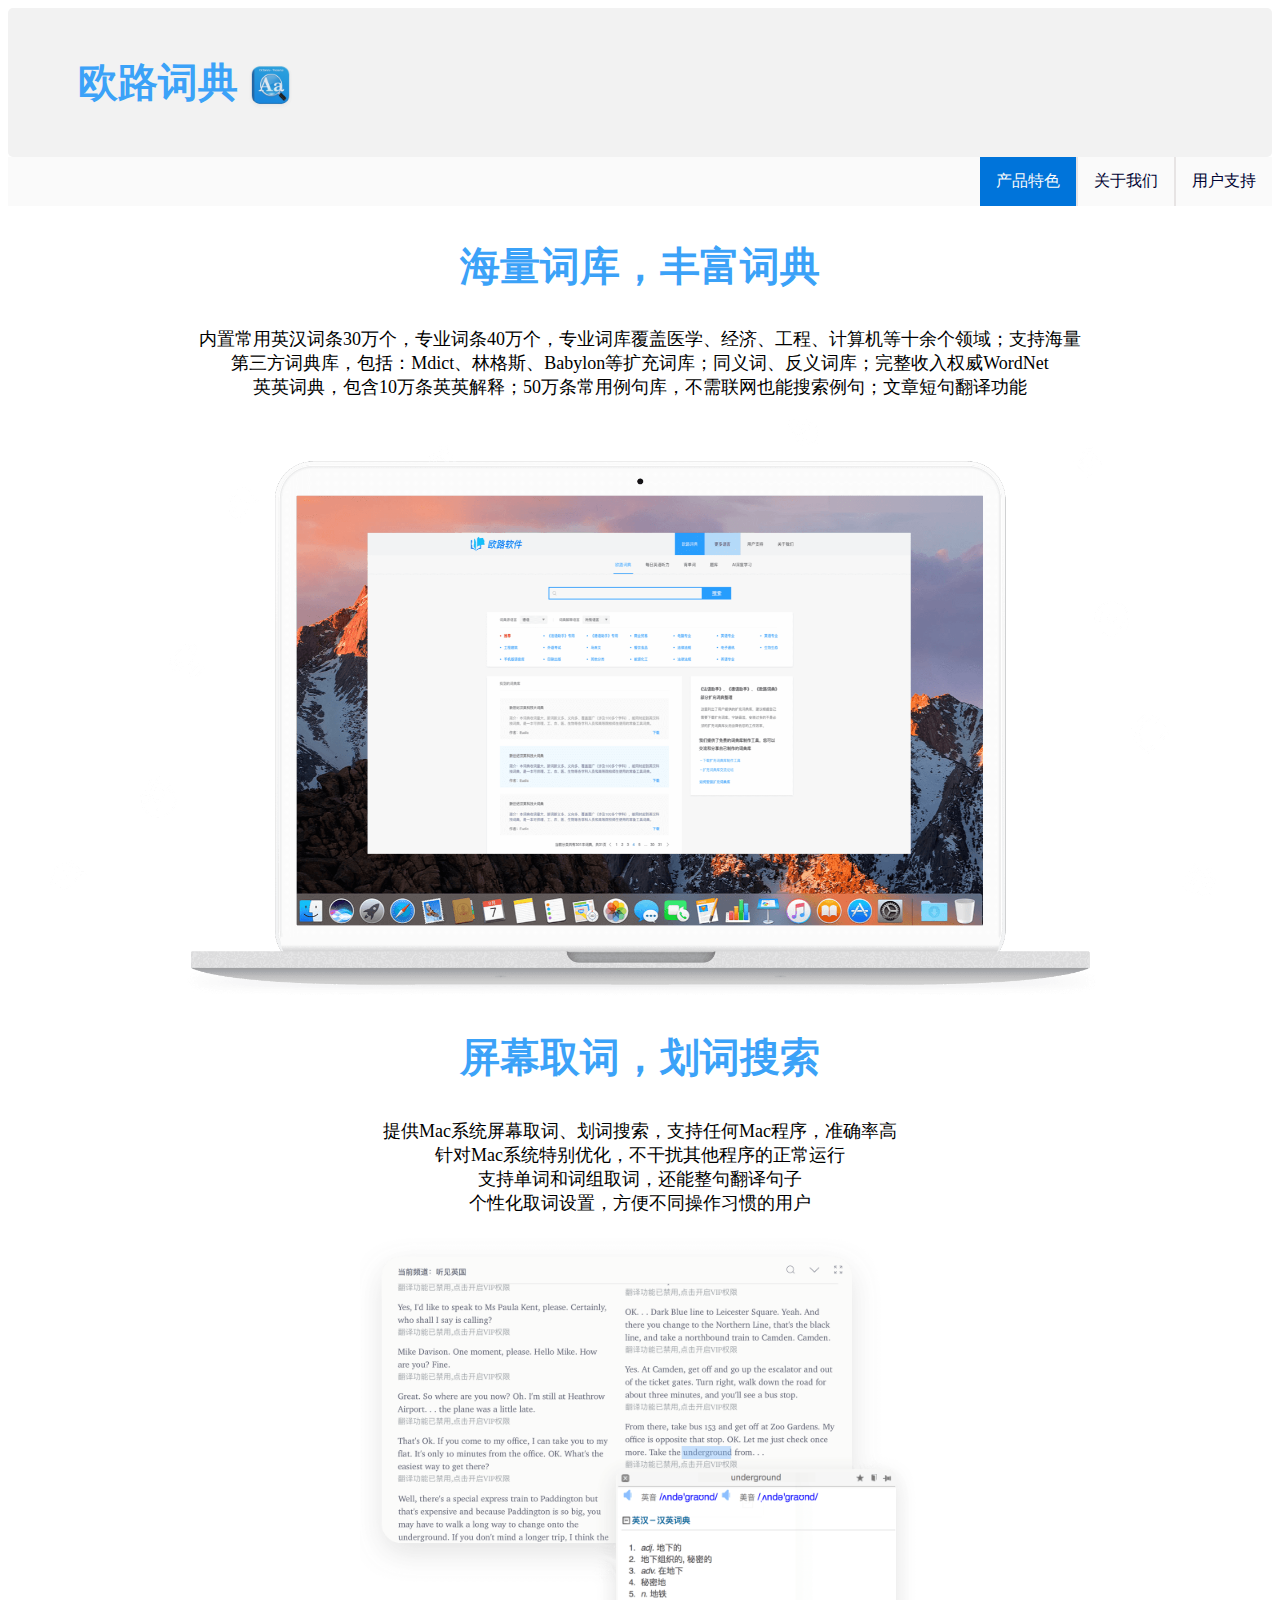
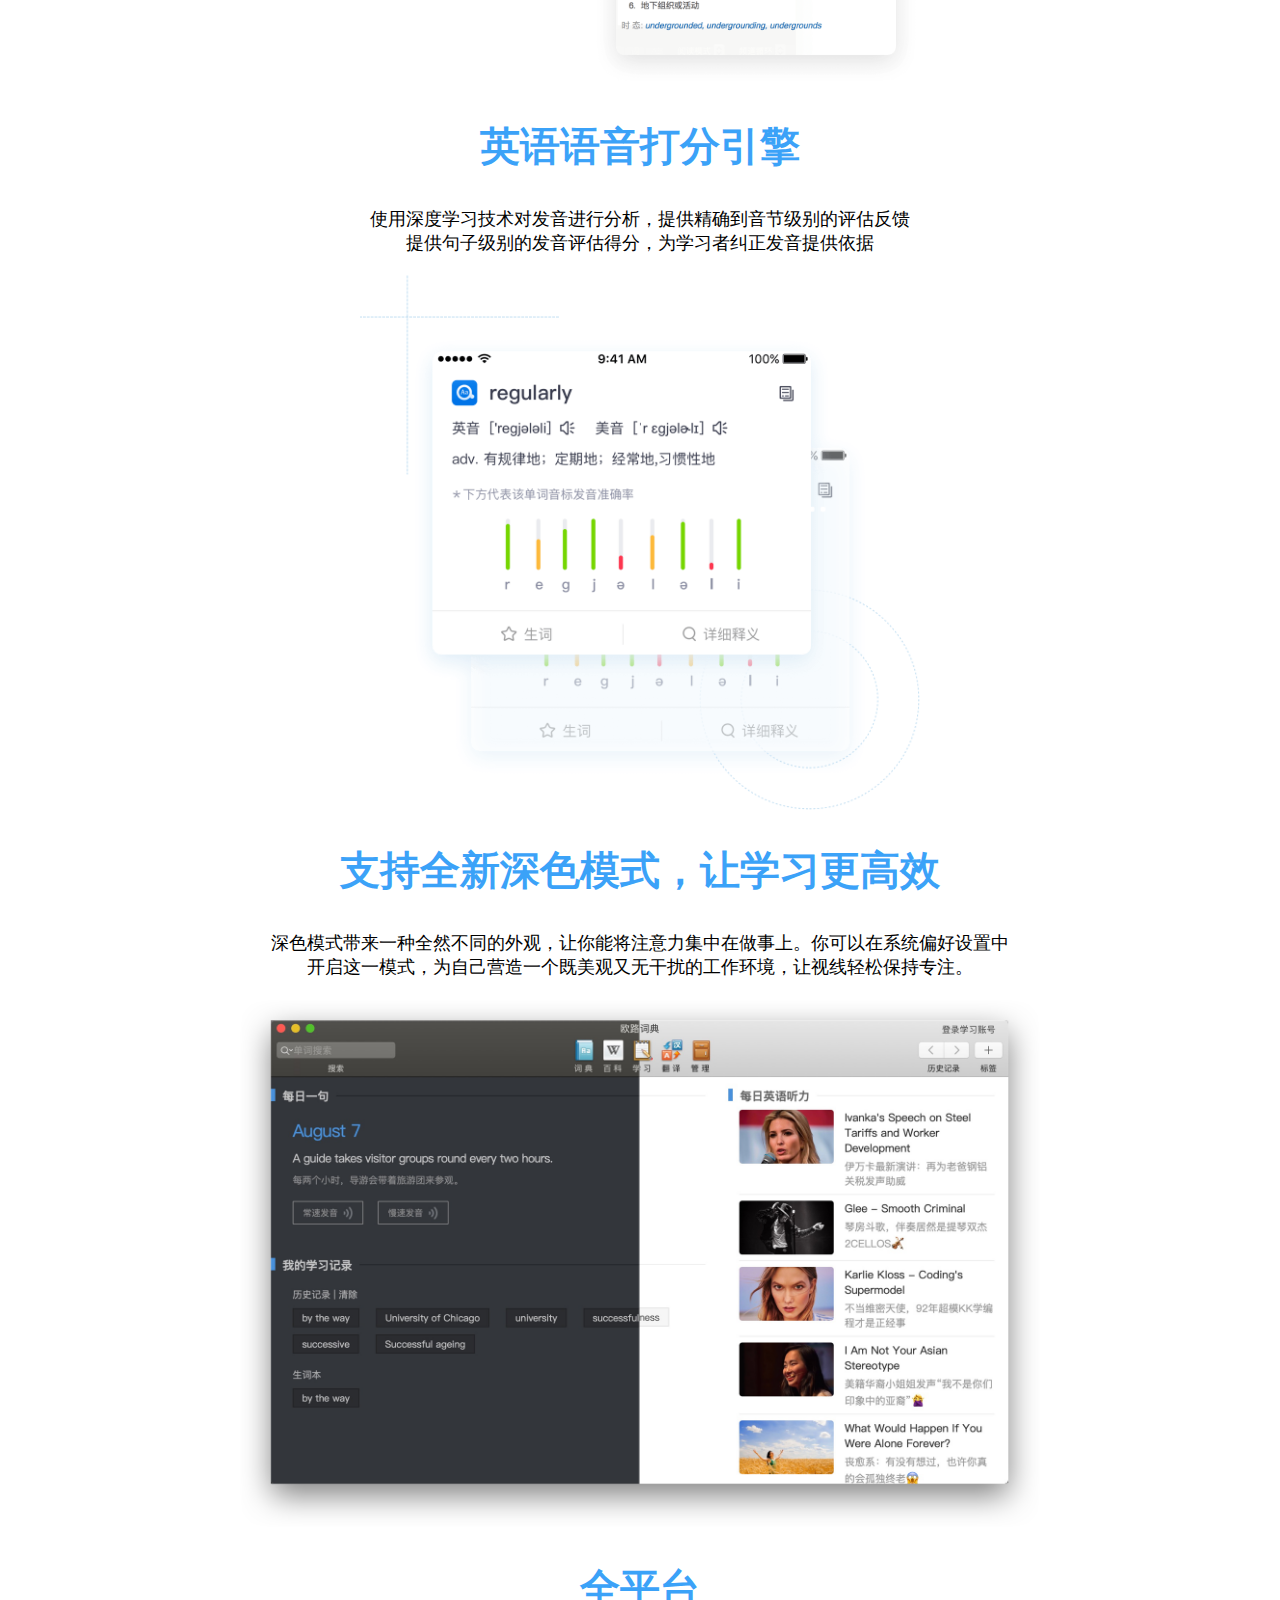
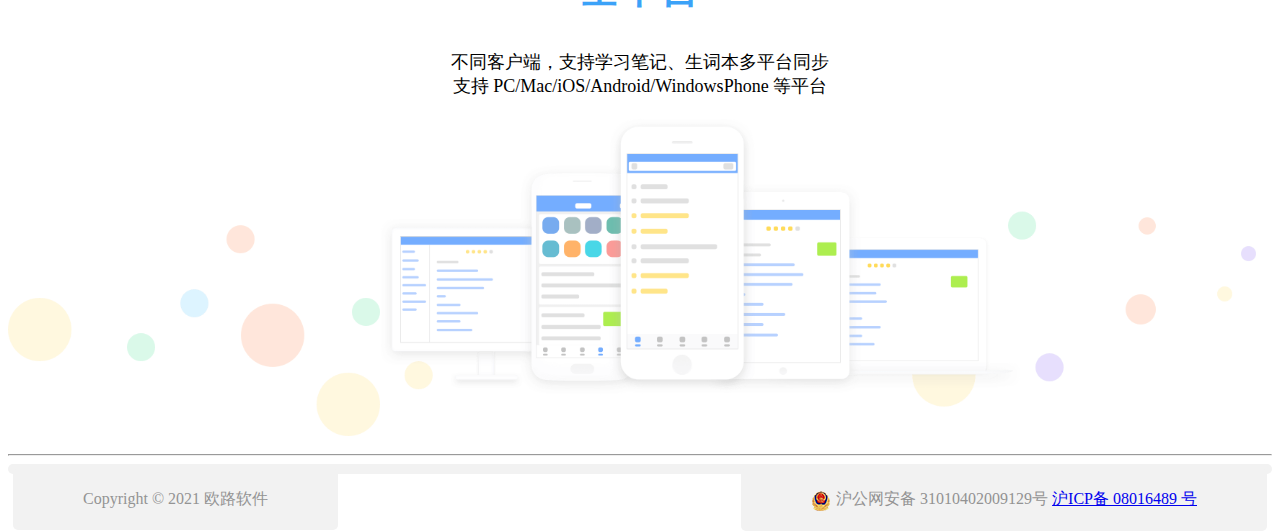
<file: index.html>
<html>
<head>
    <meta charset="utf-8" />  <meta name="viewport" content="width=device-width, initial-scale=1">
    <link rel="stylesheet" href="style.css">
    <meta name="viewport" content="width=device-width, initial-scale=1">
   
</head>
<body>
   
    <nav class="header " style="position: static; z-index: 10000; width: 100%; top: -60px;">
    <div id="header">
        <h1>欧路词典
        <img src="images/en_dic.png" width="45" height="45" />
        </h1>
        </div>
    </nav>    
        
       
<ul>
   
    <li><a href="用户支持.html">用户支持</a></li>
    <li><a href="关于我们.html">关于我们</a></li>
    <li><a class="active" href="index.html">产品特色</a></li>
  </ul>
  
         
    
    
        <h2>海量词库，丰富词典</h2>
        
        <p>
            内置常用英汉词条30万个，专业词条40万个，专业词库覆盖医学、经济、工程、计算机等十余个领域；支持海量<br>
            第三方词典库，包括：Mdict、林格斯、Babylon等扩充词库；同义词、反义词库；完整收入权威WordNet<br>
            英英词典，包含10万条英英解释；50万条常用例句库，不需联网也能搜索例句；文章短句翻译功能
        </p>
        
    <p style="text-align: center;">
        <img src="images/en_image4.png" width="1180" height="578.172" />
    </p>

   
            <h2>屏幕取词，划词搜索</h2>
            
            <p>
                提供Mac系统屏幕取词、划词搜索，支持任何Mac程序，准确率高<br>
针对Mac系统特别优化，不干扰其他程序的正常运行<br>
支持单词和词组取词，还能整句翻译句子<br>
个性化取词设置，方便不同操作习惯的用户
            </p>
            <p style="text-align: center;">
            <img src="images/en_image3.png" width="560" height="451.203" />
        </p>

        <h2>英语语音打分引擎</h2>
            
        <p>
            使用深度学习技术对发音进行分析，提供精确到音节级别的评估反馈<br>

提供句子级别的发音评估得分，为学习者纠正发音提供依据
        </p>
        <p style="text-align: center;">
        <img src="images/en_image5.png" width="560" height="534.891" />
    </p>

    <h2>支持全新深色模式，让学习更高效</h2>
            
        <p>
            深色模式带来一种全然不同的外观，让你能将注意力集中在做事上。你可以在系统偏好设置中<br>
开启这一模式，为自己营造一个既美观又无干扰的工作环境，让视线轻松保持专注。

        </p>
        <p style="text-align: center;">
        <img src="images/en_ting_night_img.png" width="802.391" height="528.828" />
    </p>

    <h2>全平台</h2>
            
        <p>
            不同客户端，支持学习笔记、生词本多平台同步<br>
支持 PC/Mac/iOS/Android/WindowsPhone 等平台

        </p>
        <p style="text-align:left;">
        <img src="images/index_section7.png" width="1349" height="318.688" />
    </p>


<hr>

    <div id="footer">
        <div class="lft">Copyright © 2021 欧路软件</div>
        <div class="rgt"><a target="_blank" href="http://www.beian.gov.cn/portal/registerSystemInfo?recordcode=31010402009129" style="display:inline-block;text-decoration:none;"><img src="images/beian.png" /><span style="margin: 0px 0px 0px 5px; color:#939393;">沪公网安备 31010402009129号</span></a>
          <a href="http://beian.miit.gov.cn"> 沪ICP备 08016489 号</a>
        </div>
    
        
    


  

</body>
</html>
</file>
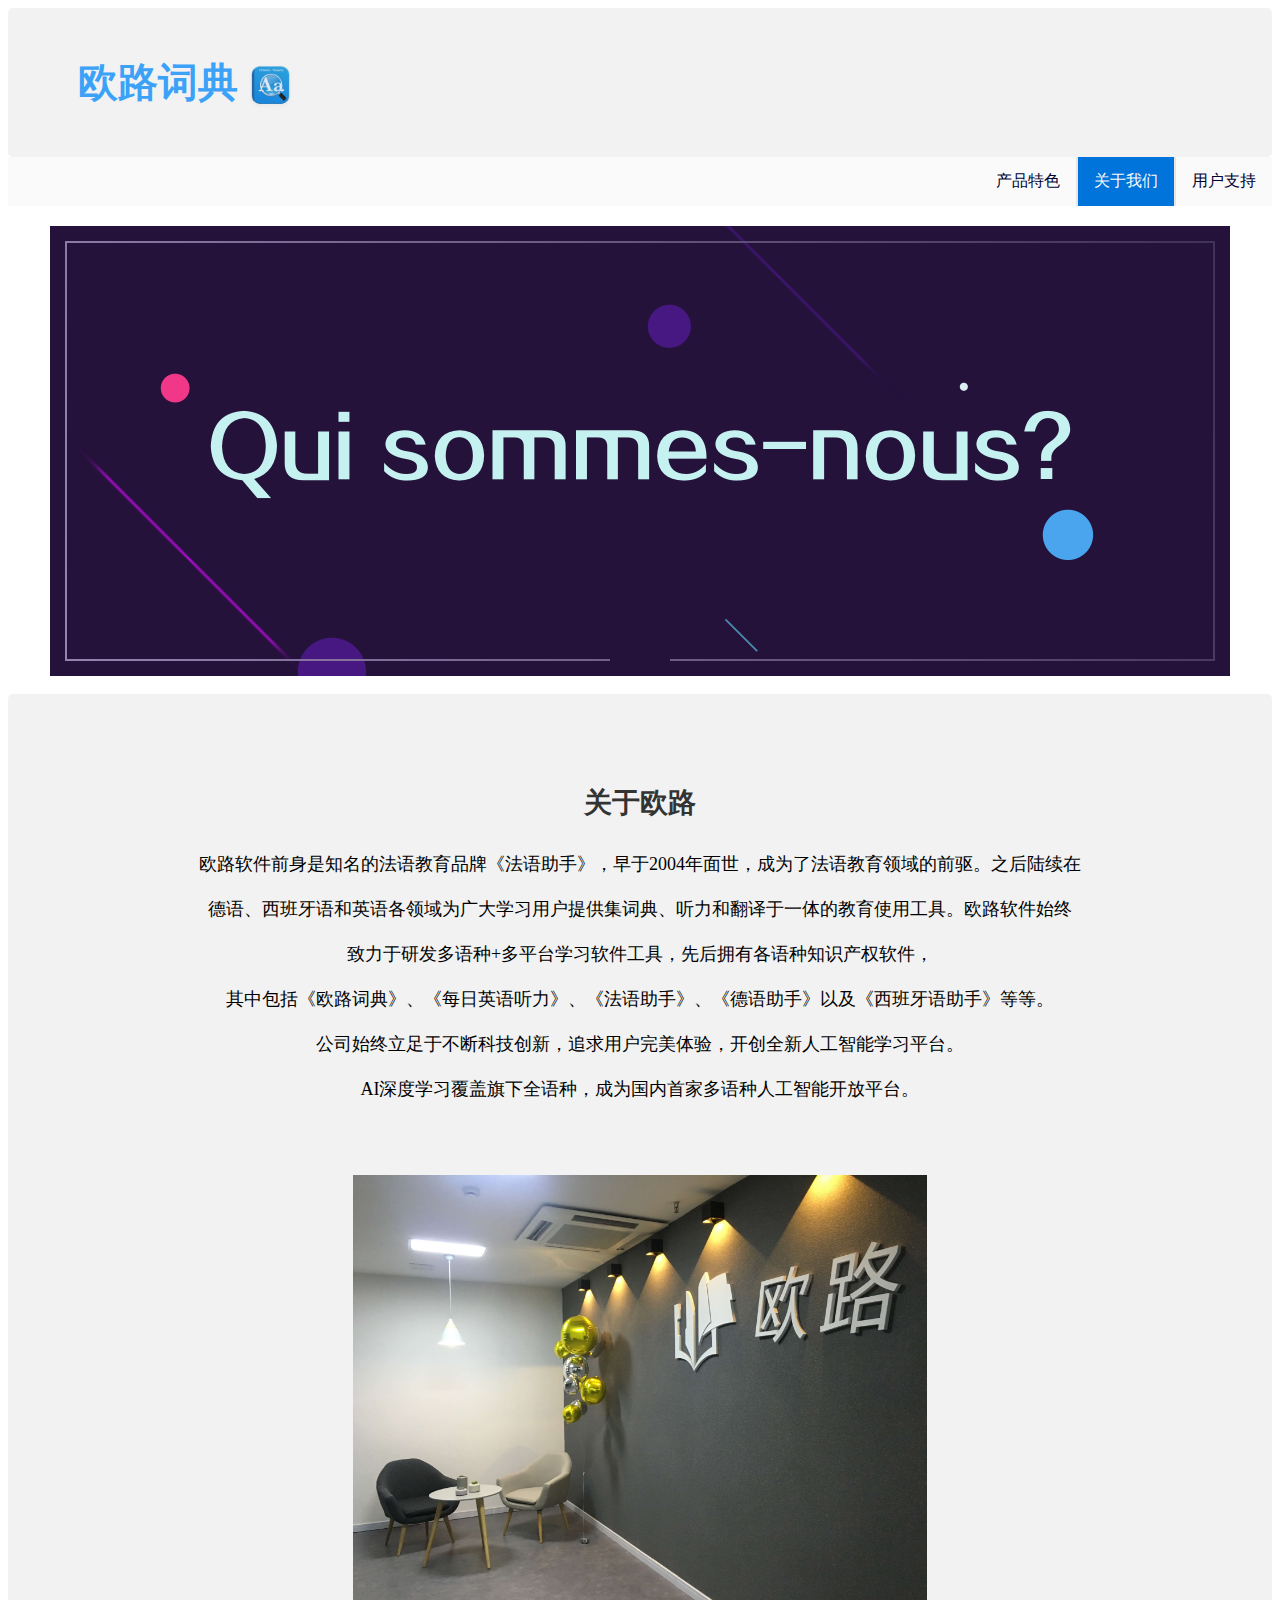
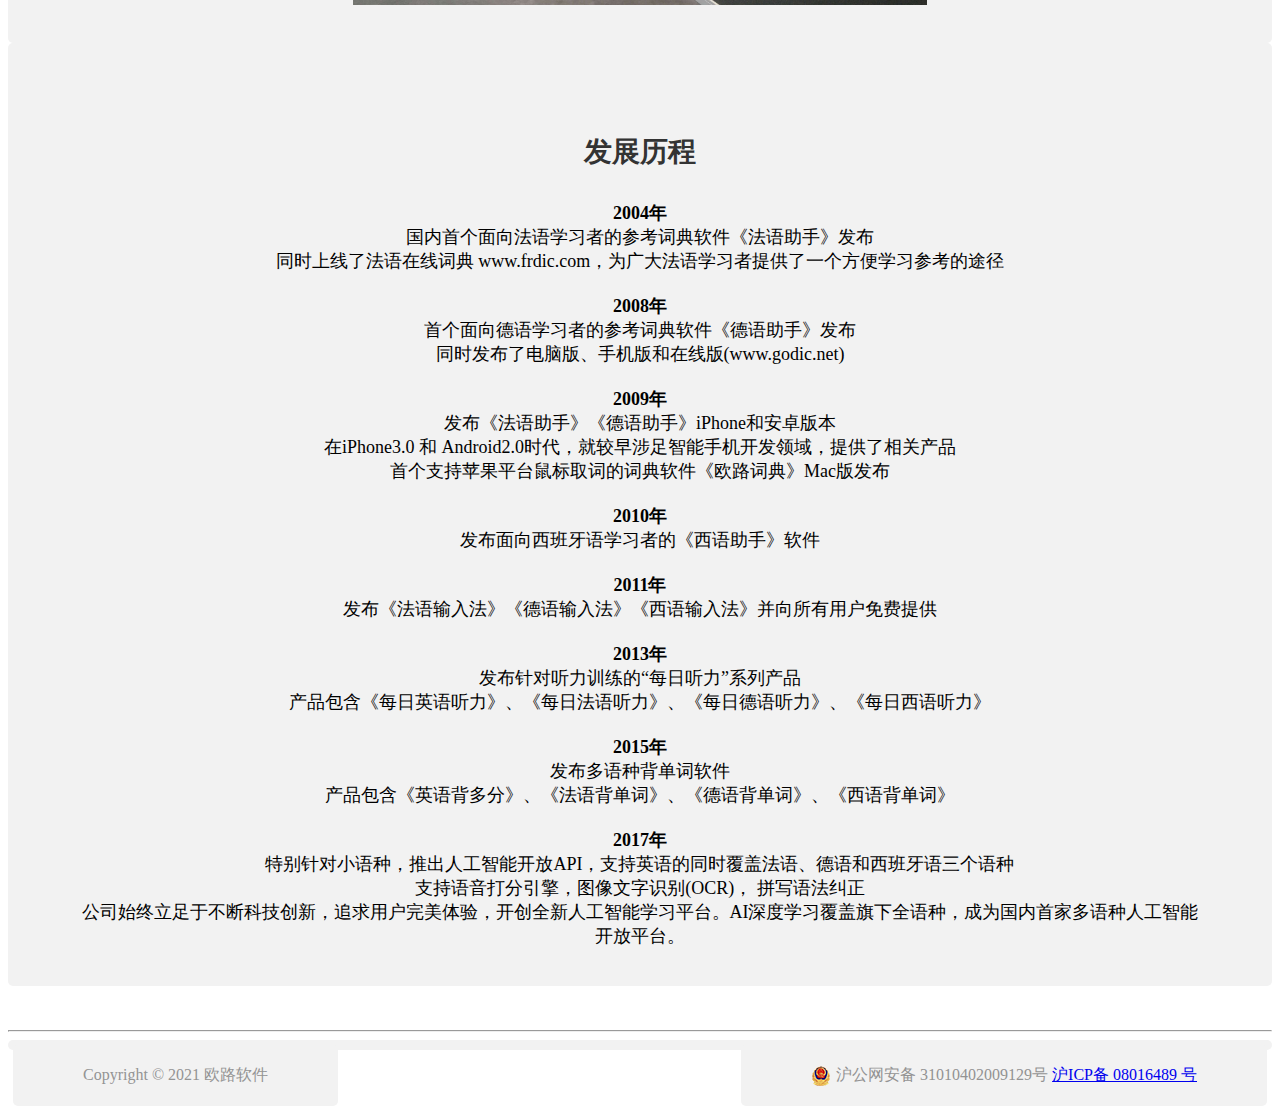
<file: 关于我们.html>
<html>
<head>
    <meta charset="utf-8" />  <meta name="viewport" content="width=device-width, initial-scale=1">
   
    <link rel="stylesheet" href="style.css">
   
</head>
<body>
    <nav class="header " style="position: static; z-index: 10000; width: 100%; top: -60px;">
    <div id="header">
    <h1>欧路词典
        <img src="images/en_dic.png" width="45" height="45" />
        </h1>
        </div>
    </nav>

    <ul>
            
    <li><a href="用户支持.html">用户支持</a></li>
    <li><a class="active" href="关于我们.html">关于我们</a></li>
    <li><a href="index.html">产品特色</a></li>
          </ul>

          <p style="text-align: center;">
            <img src="images/profile.png" width="1180" height="450" />
        </p>
<article class="企业介绍">
    <div id=".about_oulu.common">
    
            <h3>关于欧路</h3>
           
              
                <p>
                    欧路软件前身是知名的法语教育品牌《法语助手》，早于2004年面世，成为了法语教育领域的前驱。之后陆续在<br><br>德语、西班牙语和英语各领域为广大学习用户提供集词典、听力和翻译于一体的教育使用工具。欧路软件始终<br><br>致力于研发多语种+多平台学习软件工具，先后拥有各语种知识产权软件，<br><br>其中包括《欧路词典》、《每日英语听力》、《法语助手》、《德语助手》以及《西班牙语助手》等等。<br><br>
               
             
                公司始终立足于不断科技创新，追求用户完美体验，开创全新人工智能学习平台。<br><br>AI深度学习覆盖旗下全语种，成为国内首家多语种人工智能开放平台。
            </p>
            <br>
            <br>
             <p>
                  <img src="images/environment1.jpg" width="574" height="430.500" />
                </p>

    </div>
    <div id=".about_oulu.commonDiv">
        <h3>发展历程</h3>
         <p>
                <b>2004年</b><br>
                国内首个面向法语学习者的参考词典软件《法语助手》发布<br>
                同时上线了法语在线词典 www.frdic.com，为广大法语学习者提供了一个方便学习参考的途径<br><br>
                <b>2008年</b><br>
                首个面向德语学习者的参考词典软件《德语助手》发布<br>
              同时发布了电脑版、手机版和在线版(www.godic.net)<br><br>
              <b>2009年</b><br>
                发布《法语助手》《德语助手》iPhone和安卓版本<br>
                 在iPhone3.0 和 Android2.0时代，就较早涉足智能手机开发领域，提供了相关产品<br>
                 首个支持苹果平台鼠标取词的词典软件《欧路词典》Mac版发布 <br><br>
                 <b>2010年</b><br>
              发布面向西班牙语学习者的《西语助手》软件 <br><br>
              <b>2011年</b><br>
               发布《法语输入法》《德语输入法》《西语输入法》并向所有用户免费提供<br><br>
               <b>2013年</b><br>
              发布针对听力训练的“每日听力”系列产品<br>
              产品包含《每日英语听力》、《每日法语听力》、《每日德语听力》、《每日西语听力》<br><br>
              <b>2015年</b><br>
               发布多语种背单词软件<br>
                产品包含《英语背多分》、《法语背单词》、《德语背单词》、《西语背单词》<br><br>
                <b>2017年</b><br>
             特别针对小语种，推出人工智能开放API，支持英语的同时覆盖法语、德语和西班牙语三个语种<br>
            支持语音打分引擎，图像文字识别(OCR)， 拼写语法纠正<br>
               公司始终立足于不断科技创新，追求用户完美体验，开创全新人工智能学习平台。AI深度学习覆盖旗下全语种，成为国内首家多语种人工智能开放平台。<br>
            </p>
      </div>  
    
</article>        
        
        
            <br>
            <br>
             
                


<hr>
    <div id="footer">
        <div class="lft">Copyright © 2021 欧路软件</div>
        <div class="rgt"><a target="_blank" href="http://www.beian.gov.cn/portal/registerSystemInfo?recordcode=31010402009129" style="display:inline-block;text-decoration:none;"><img src="images/beian.png" /><span style="margin: 0px 0px 0px 5px; color:#939393;">沪公网安备 31010402009129号</span></a>
          <a href="http://beian.miit.gov.cn"> 沪ICP备 08016489 号</a>
        </div>
    
     

</body>
</html>
</file>
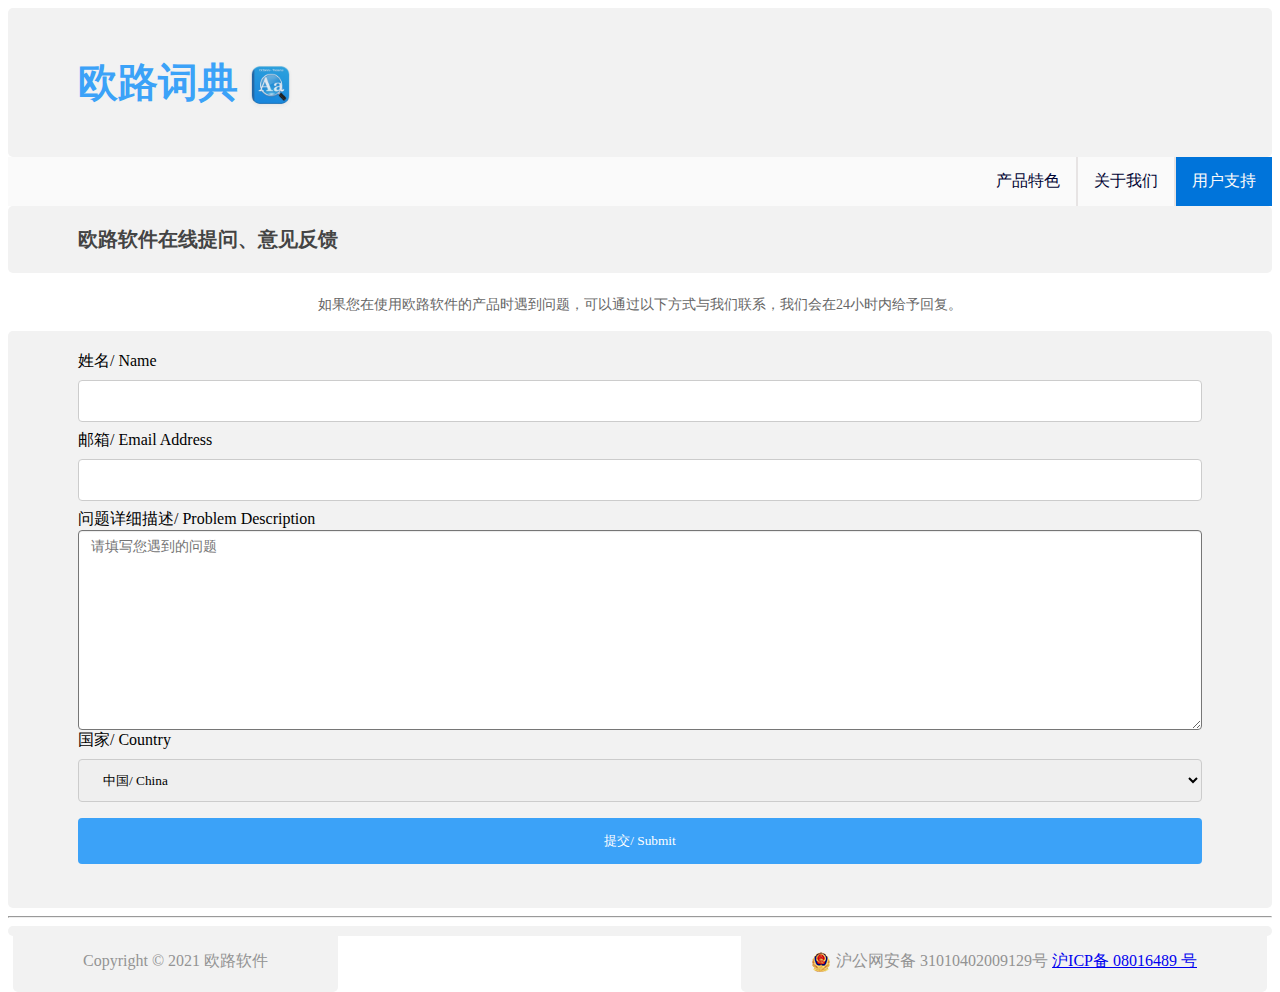
<file: 用户支持.html>
<html>
<head>
  <meta charset="utf-8" />  <meta name="viewport" content="width=device-width, initial-scale=1">
  <link rel="stylesheet" href="style.css">

</head>

<body>
    <nav class="header " style="position: static; z-index: 10000; width: 100%; top: -60px;">
    <div id="header">
        <h1>欧路词典
        <img src="images/en_dic.png" width="45" height="45" />
        </h1>
        </div>
    </nav>
        
        <ul>
          
            <li><a class="active" href="用户支持.html">用户支持</a></li>
            <li><a href="关于我们.html">关于我们</a></li>
            <li><a href="index.html">产品特色</a></li>
         
          </ul>

       
            <div class="problem_title">欧路软件在线提问、意见反馈</div>
            <p class="ft_style3">如果您在使用欧路软件的产品时遇到问题，可以通过以下方式与我们联系，我们会在24小时内给予回复。</p>
            <div>
                <form action="/action_page.php">
                  <label for="fname">姓名/ Name</label>
                  <input type="text" id="fname" name="name">
              
                  <label for="email">邮箱/ Email Address </label>
                  <input type="text" id="email" name="email">

                  <label for="des">问题详细描述/ Problem Description
                    <span id="ctl00_ctl00_BodyContext_MainContentPlaceHolder_RequiredFieldValidator1" style="color:Red;visibility:hidden;">（必填）</span><br>
                    <textarea class="form-control" name="ctl00$ctl00$BodyContext$MainContentPlaceHolder$tbQuestion" rows="2" cols="20" id="user_question" style="height:200px;width:100%;" placeholder="请填写您遇到的问题"></textarea>
                  </label>
              
                  <label for="country">国家/ Country</label>
                  <select id="country" name="country">
                    <option value="China">中国/ China</option>
                    <option value="others">其他/ Other countries</option>
                   
                  </select>
                
                  <input type="submit" value="提交/ Submit">
                </form>
              </div>
             

          <hr>
    <div id="footer">
            <div class="lft">Copyright © 2021 欧路软件</div>
            <div class="rgt"><a target="_blank" href="http://www.beian.gov.cn/portal/registerSystemInfo?recordcode=31010402009129" style="display:inline-block;text-decoration:none;"><img src="images/beian.png" /><span style="margin: 0px 0px 0px 5px; color:#939393;">沪公网安备 31010402009129号</span></a>
              <a href="http://beian.miit.gov.cn"> 沪ICP备 08016489 号</a>
        </div>
    
     

</body>
</html>
</file>
<file: style.css>
h1 {
  color: #3ba2f8;
  margin-left: 0px;
  font-size: 40px;
  
}
h2 {
  color: #3ba2f8;
  text-align: center;
  font-size: 40px;
}
h3 {
  color: rgb(51,51,51);
  text-align: center;
  font-size: 28px;
  font-weight: bold;
  margin-block-end: 30px;
  margin-block-start: 70px;
  margin-bottom: 30px;
  margin-top: 70px;
}

#ft_style2 {
  text-align: center;
  font-size: 16px;
}
.ft_style3 {
  font-size: 14px;
  color: #666!important;
  line-height: 24px;
  text-align: match-parent;
}

.problem_title {
  font-size: 20px;
  color: #444444;
  font-weight: bold;
  margin-bottom: 20px;
}
input[type=text], select {
  width: 100%;
  padding: 12px 20px;
  margin: 8px 0;
  display: inline-block;
  border: 1px solid #ccc;
  border-radius: 4px;
  box-sizing: border-box;
}

input[type=submit] {
  width: 100%;
  background-color: #3ba2f8;
  color: white;
  padding: 14px 20px;
  margin: 8px 0;
  border: none;
  border-radius: 4px;
  cursor: pointer;
}

input[type=submit]:hover {
  background-color: #3ba2f8;
}

div {
  border-radius: 5px;
  background-color: #f2f2f2;
  padding: 20px;
}

div {
  padding-right: 70px;
  padding-left: 70px;
  text-align: start;
  display: block;
  height:fit-content;
}

.about_oulu.commonDiv {
  width:236px;
  padding:236px;
  margin: auto;
  }
.about_oulu.common {
    width:236px;
    padding:236px;
    text-align: justify;
    margin: auto;
    }

#nav {
  line-height:30px;
  background-color:#eeeeee;
  height:196px;
  width:708px;
  float:left;
  padding:5px; 
}


#footer {
  background: color #4A4A4A;
  color: 949494;
  clear:both;
  text-align:center;
  padding:5px; 
}

p {
  font-size: 18px;
  text-align: center;
  margin-top: 20px;
}

* {
  box-sizing: border-box;
}

ul {
list-style-type: none;
margin: 0;
padding: 0;
overflow: hidden;
background-color: #FAFAFA;
}

ul {
  position: -webkit-sticky; /* Safari */
  position: sticky;
  top: 0;
}
.active {
  background-color: #0074DA;
  color: #FAFAFA
}
li {
float: right;
}
li {
  border-right: 2px solid #e7e4e4;
}

li:first-child {
  border-right: none;
}
li a {
display: block;
color: 333;
text-align: center;
padding: 14px 16px;
text-decoration: none;
}

@media screen and (max-width: 600px) {
  .li a {
    float: none;
    width: 100%;
  }
}



li a:hover:not(.active) {
background-color: #0074DA;
color: #FAFAFA;
}
.lft {
  float: left;
}
.rgt {
  float: right;
}
img {
  vertical-align: middle;
}
.problem_title {
  font-size: 20px;
  color: #444444;
  font-weight: bold;
  margin-bottom: 20px;
}

.form-control {
  display: block;
  padding: 6px 12px;
  font-size: 14px;
  line-height: 1.42857143;
  color: #555;
  background-color: #fff;
  background-image: none;
  border-radius: 4px;
  box-shadow: inset 0 1px 1px rgb(0 0 0 / 8%);
  transition: border-color ease-in-out .15s,box-shadow ease-in-out .15s;
}
textarea {
  resize: vertical;
}
textarea {
  overflow: auto;
}
button, input, select, textarea {
  font-family: inherit;
}
</file>
